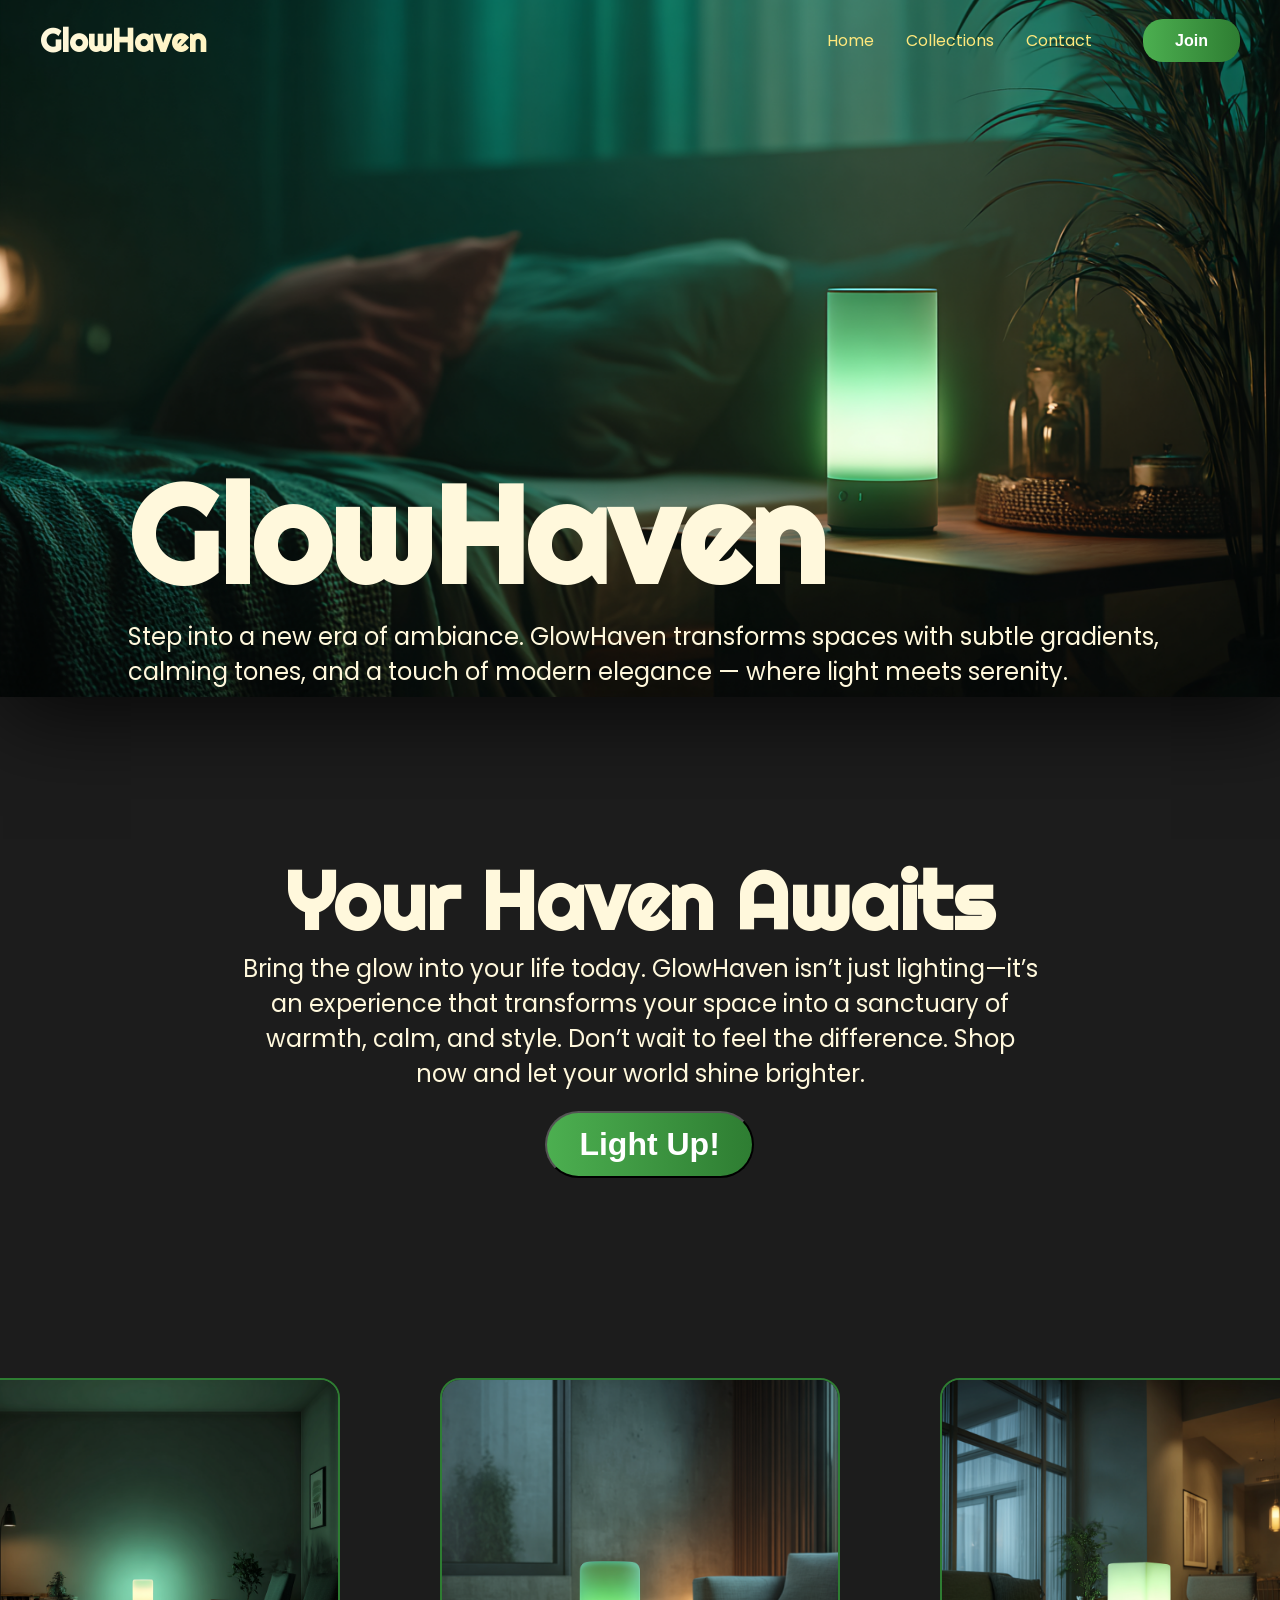
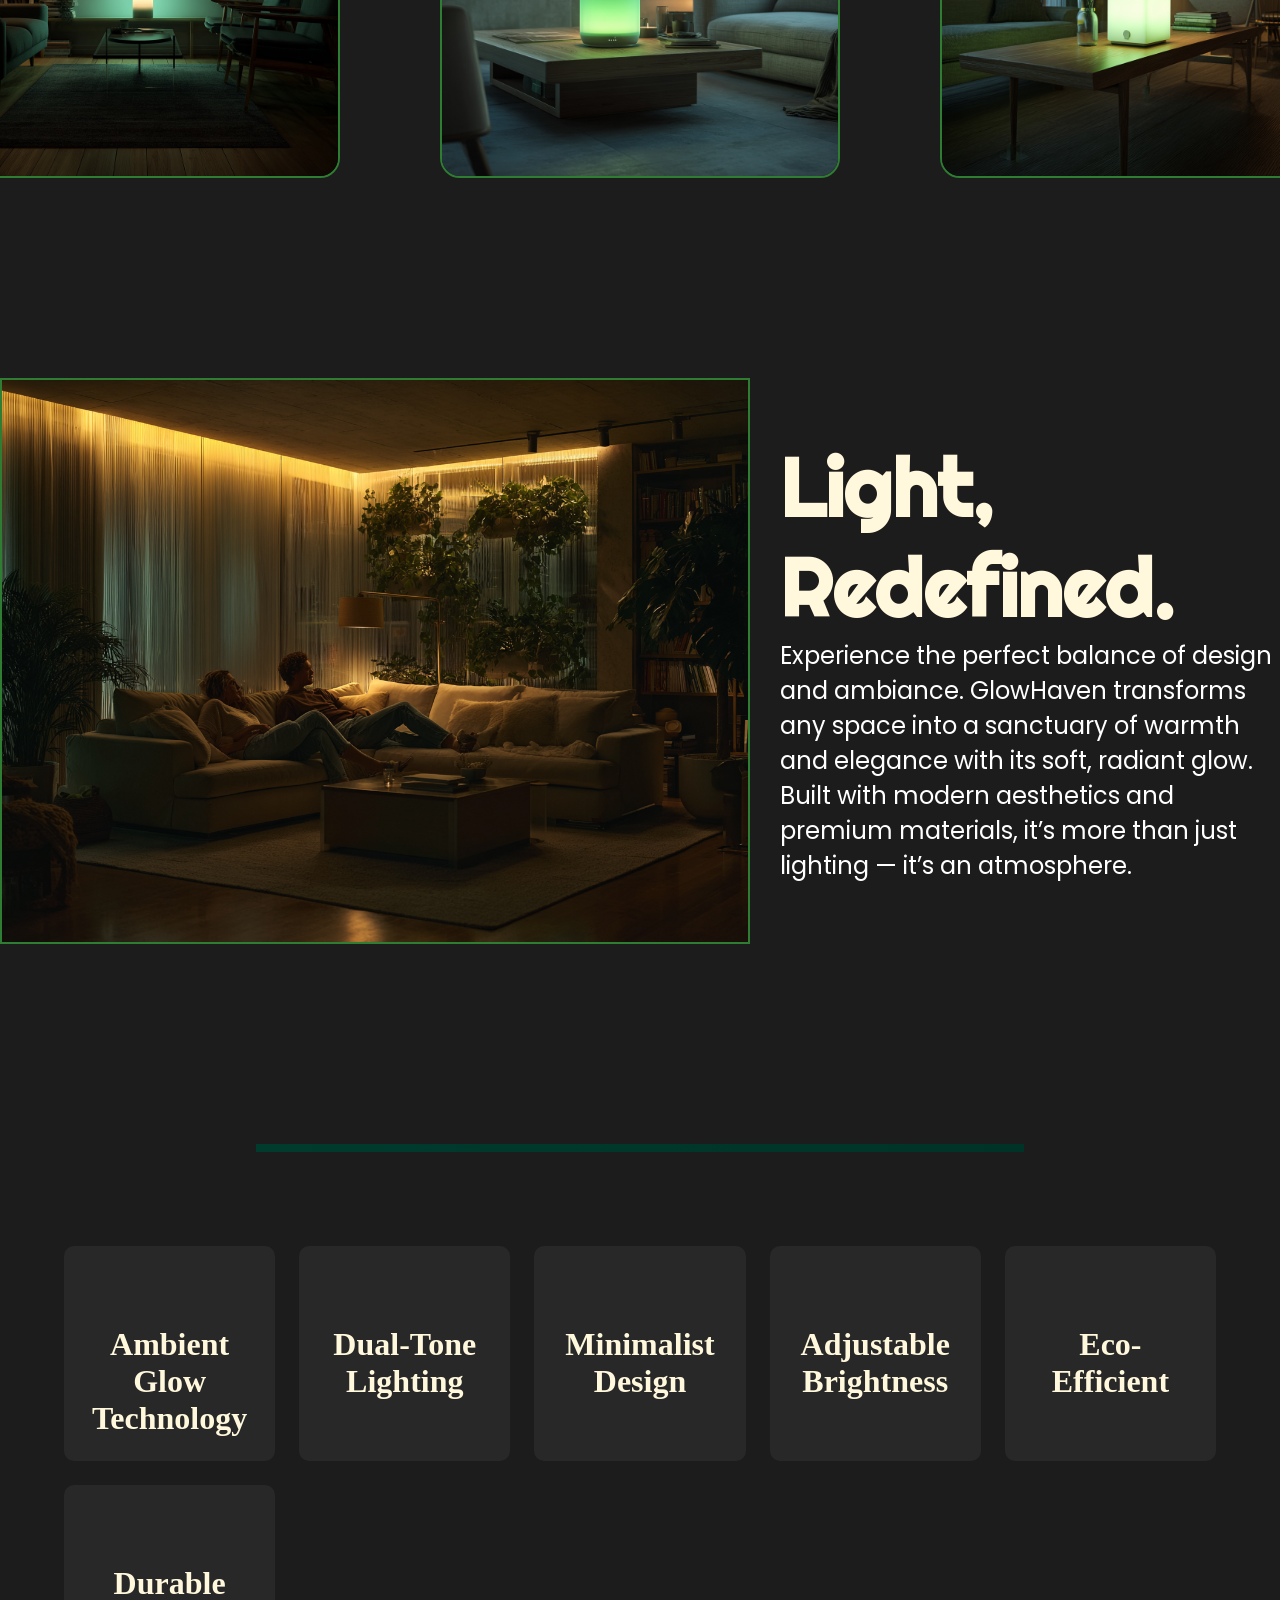
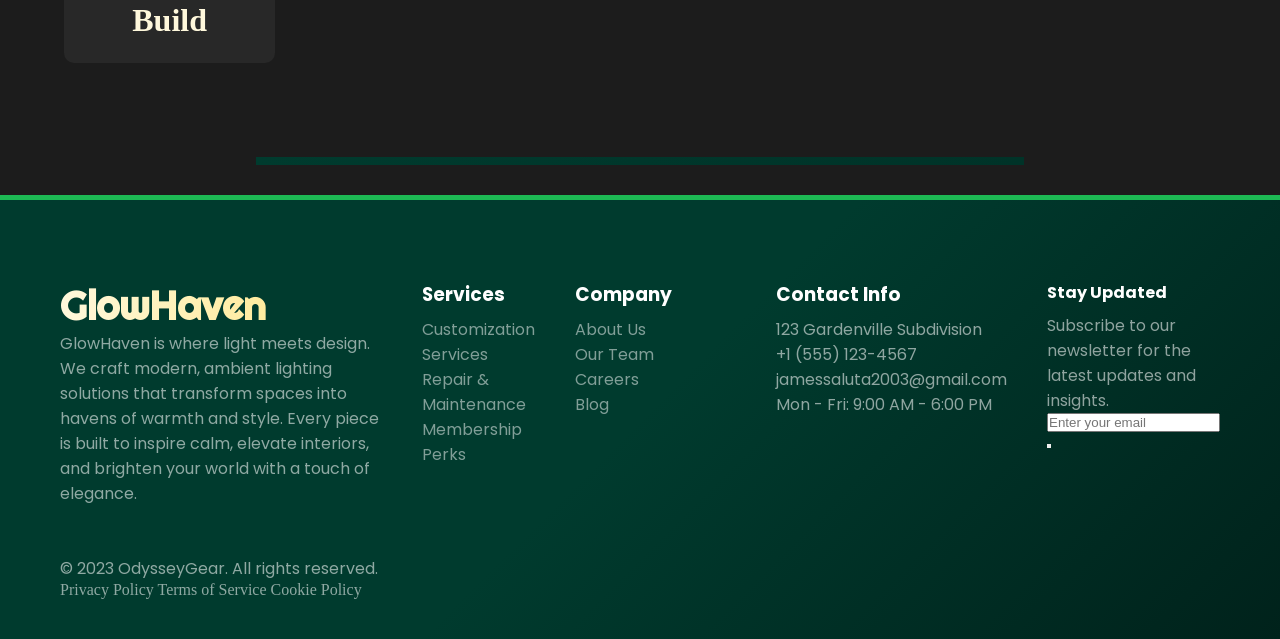
<file: index.html>
<!DOCTYPE html>
<html lang="en">
<head>
    <meta charset="UTF-8">
    <meta name="viewport" content="width=device-width, initial-scale=1.0">
    <link rel="stylesheet" href="navbar.css">
    <link rel="stylesheet" href="styles.css">
    <link rel="stylesheet" href="footer.css">
    <title>GlowHaven</title>
    <link rel="preconnect" href="https://fonts.googleapis.com">
<link rel="preconnect" href="https://fonts.gstatic.com" crossorigin>
<link href="https://fonts.googleapis.com/icon?family=Material+Icons" rel="stylesheet">

<link href="https://fonts.googleapis.com/css2?family=Poppins:ital,wght@0,100;0,200;0,300;0,400;0,500;0,600;0,700;0,800;0,900;1,100;1,200;1,300;1,400;1,500;1,600;1,700;1,800;1,900&family=Righteous&display=swap" rel="stylesheet">
</head>
<body>
    
  <nav id="navbar">
  <div class="logo">GlowHaven</div>
  <ul class="nav-links">
    <li><a href="index.html">Home</a></li>
    <li><a href="collections.html">Collections</a></li>
    <li><a href="contact.html">Contact</a></li>
    <li><a href="login.html" id="Join">Join</a></li>
  </ul>
  <div class="hamburger">
    <span></span>
    <span></span>
    <span></span>
  </div>
</nav>


  <img src="images/HeroBG.png" id="HeroBG">

  <div class="HeroFlex1">

    <h1 class="scroll-animate">GlowHaven</h1>
    <p class="scroll-animate">Step into a new era of ambiance. GlowHaven transforms spaces with subtle gradients, <br>calming tones, and a touch of modern elegance — where light meets serenity.</p>
  </div>




  <div class="HeroFlex2" >
    <h1 class="scroll-animate">Your Haven Awaits</h1>
    <p class="scroll-animate">Bring the glow into your life today. GlowHaven isn’t just lighting—it’s an experience that transforms your space into a sanctuary of warmth, calm, and style. Don’t wait to feel the difference. Shop now and let your world shine brighter.</p>
    <button id="heroBtn" class="scroll-animate">Light Up!</button>
  </div>

   <div class="ftContainer">
    <div class="featuresPic" >
                          <img src="images/pic2.png" id="pic2" class="scroll-animate">
                          <img src="images/pic3.png" id="pic3" class="scroll-animate">
                          <img src="images/pic4.png" id="pic4" class="scroll-animate">
                        </div>
                        </div> 



                        <div class="Hero3">
                              
                          <div class="Hero3Container">
                        <img src="images/pic5.png" id="pic5" class="scroll-animate">
                        <div class="Hero3v1">
                          <h1 class="scroll-animate" >Light, Redefined.</h1>
                          <p class="scroll-animate">Experience the perfect balance of design and ambiance. GlowHaven transforms any space into a sanctuary of warmth and elegance with its soft, radiant glow. Built with modern aesthetics and premium materials, it’s more than just lighting — it’s an atmosphere.</p>
                        </div>
                        </div>
                        </div>
                        
<hr>
<div  class="scroll-animate">
    <div class="Features" >
      <div class="featuresText">
        <span class="material-icons">api</span>
        <h2>Ambient Glow Technology</h2>
      </div>
      <div class="featuresText">
        <span class="material-icons">api</span>
        <h2>Dual-Tone Lighting</h2>
      </div>
      <div class="featuresText">
        <span class="material-icons">api</span>
        <h2>Minimalist Design</h2>
      </div>
      <div class="featuresText">
        <span class="material-icons">api</span>
        <h2>Adjustable Brightness</h2>
      </div>
      <div class="featuresText">
        <span class="material-icons">api</span>
        <h2>Eco-Efficient</h2>
      </div>
      <div class="featuresText">
        <span class="material-icons">api</span>
        <h2>Durable Build</h2>
      </div>
    </div>
    </div>
    <hr>


    <footer class="footer">

        </div>
        
        <div class="footer-content">
            <div class="container">
                <div class="footer-grid">
                    <div class="footer-section footer-brand">
                        <h2 class="brand-logo">GlowHaven</h2>
                        <p class="brand-description">
GlowHaven is where light meets design. We craft modern, ambient lighting solutions that transform spaces into havens of warmth and style. Every piece is built to inspire calm, elevate interiors, and brighten your world with a touch of elegance.
                        </p>
                        </div>

                       
                    <div class="footer-section">
                        <h3>Services</h3>
                        <ul class="footer-links">
                            <li><a href="#">Customization Services</a></li>
                            <li><a href="#">Repair & Maintenance</a></li>
                            <li><a href="#">Membership Perks</a></li>
                            
                        </ul>
                    </div>

                    <div class="footer-section">
                        <h3>Company</h3>
                        <ul class="footer-links">
                            <li><a href="#">About Us</a></li>
                            <li><a href="#">Our Team</a></li>
                            <li><a href="#">Careers</a></li>
                            <li><a href="#">Blog</a></li>
                        </ul>
                    </div>

                    <div class="footer-section">
                        <h3>Contact Info</h3>
                        <div class="contact-info">
                            <i class="fas fa-map-marker-alt"></i>
                            <span>123 Gardenville Subdivision</span>
                        </div>
                        <div class="contact-info">
                            <i class="fas fa-phone"></i>
                            <span>+1 (555) 123-4567</span>
                        </div>
                        <div class="contact-info">
                            <i class="fas fa-envelope"></i>
                            <span>jamessaluta2003@gmail.com</span>
                        </div>
                        <div class="contact-info">
                            <i class="fas fa-clock"></i>
                            <span>Mon - Fri: 9:00 AM - 6:00 PM</span>
                        </div>
                    </div>

                    <div class="footer-section">
                        <div class="newsletter">
                            <h4>Stay Updated</h4>
                            <p>Subscribe to our newsletter for the latest updates and insights.</p>
                            <div class="newsletter-form">
                                <input type="email" placeholder="Enter your email">
                                <button type="submit">
                                    <i class="fas fa-paper-plane"></i>
                                </button>
                            </div>
                        </div>
                    </div>
                </div>

                <div class="footer-bottom">
                    <p>&copy; 2023 OdysseyGear. All rights reserved.</p>
                    <div class="footer-legal">
                        <a href="#">Privacy Policy</a>
                        <a href="#">Terms of Service</a>
                        <a href="#">Cookie Policy</a>
                    </div>
                </div>
            </div>
        </div>
    </footer>
  
  <script src="script.js"></script>
</body>
</html>
</file>
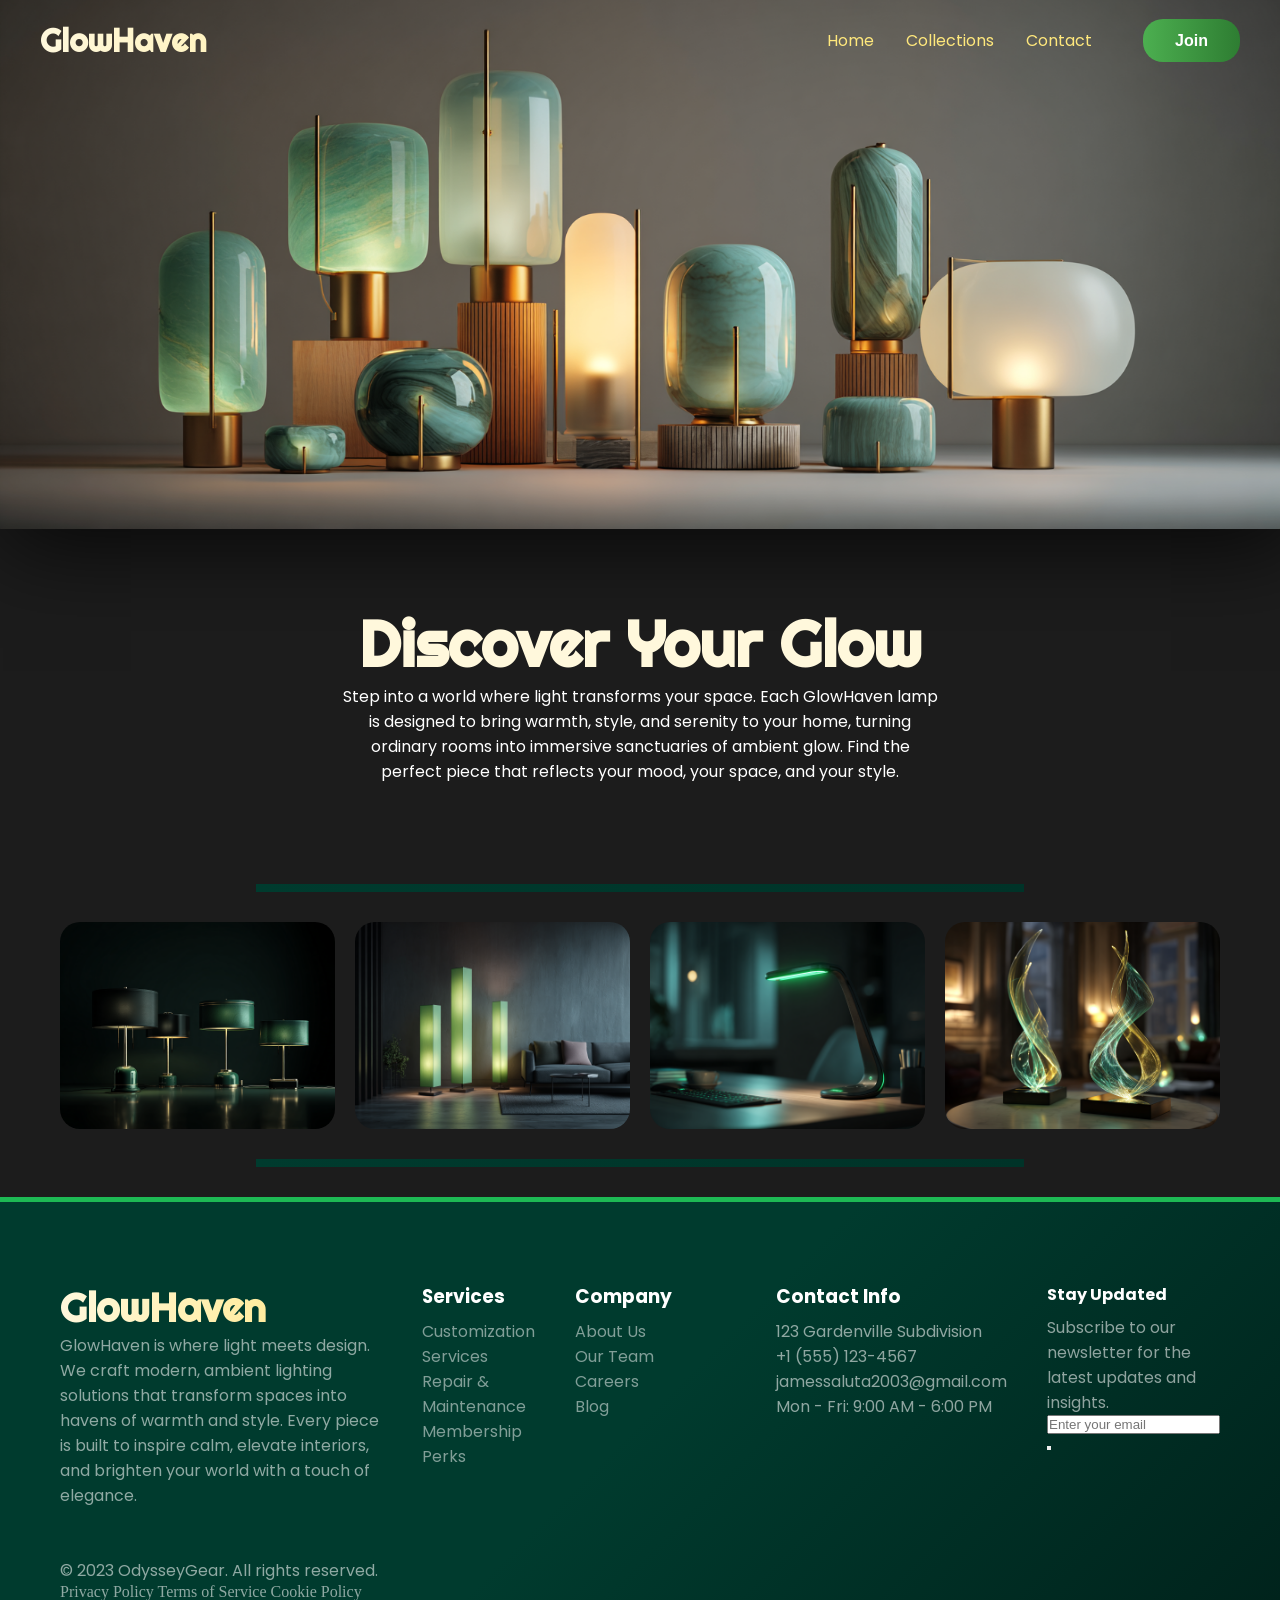
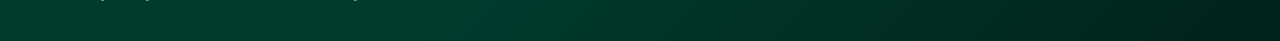
<file: collections.html>
<!DOCTYPE html>
<html lang="en">
<head>
    <meta charset="UTF-8">
    <meta name="viewport" content="width=device-width, initial-scale=1.0">
    <link rel="stylesheet" href="navbar.css">
    <link rel="stylesheet" href="styles.css">
    <link rel="stylesheet" href="footer.css">
    <link rel="stylesheet" href="collections.css">
    <title>GlowHaven</title>
    <link rel="preconnect" href="https://fonts.googleapis.com">
<link rel="preconnect" href="https://fonts.gstatic.com" crossorigin>
<link href="https://fonts.googleapis.com/icon?family=Material+Icons" rel="stylesheet">

<link href="https://fonts.googleapis.com/css2?family=Poppins:ital,wght@0,100;0,200;0,300;0,400;0,500;0,600;0,700;0,800;0,900;1,100;1,200;1,300;1,400;1,500;1,600;1,700;1,800;1,900&family=Righteous&display=swap" rel="stylesheet">
</head>
<body>
    
  <nav id="navbar">
  <div class="logo" >GlowHaven</div>
  <ul class="nav-links">
    <li><a href="index.html">Home</a></li>
    <li><a href="collections.html">Collections</a></li>
    <li><a href="contact.html">Contact</a></li>
    <li><a href="login.html" id="Join">Join</a></li>
  </ul>
  <div class="hamburger">
    <span></span>
    <span></span>
    <span></span>
  </div>
</nav>
<img src="images/pic6.png" id ="collectionsBG">
<div class="HeroCollection">
<h1 class="scroll-animate">Discover Your Glow</h1>
<p class="scroll-animate">Step into a world where light transforms your space. Each GlowHaven lamp is designed to bring warmth, style, and serenity to your home, turning ordinary rooms into immersive sanctuaries of ambient glow. Find the perfect piece that reflects your mood, your space, and your style.</p>
</div>
<hr class="scroll-animate">
<div class="CollectionsV1">
  <div class="Collectionpics">
    <div class="collectionItem">
      <img src="images/table1.png" alt="Table" class="scroll-animate">
      <div class="overlayText">
        <p>Modern Table</p>
      </div>
    </div>

    <div class="collectionItem">
      <img src="images/floor1.png" alt="Floor" class="scroll-animate">
      <div class="overlayText">
        <p>Floor Lamp</p>
      </div>
    </div>

    <div class="collectionItem">
      <img src="images/desk1.png" alt="Desk" class="scroll-animate">
      <div class="overlayText">
        <p>Office Desk</p>
      </div>
    </div>

    <div class="collectionItem">
      <img src="images/center1.png" alt="Centerpiece" class="scroll-animate">
      <div class="overlayText">
        <p>Centerpiece</p>
      </div>
    </div>
  </div>
</div>
<hr class="scroll-animate">
 <footer class="footer">

        </div>
        
        <div class="footer-content">
            <div class="container">
                <div class="footer-grid">
                    <div class="footer-section footer-brand">
                        <h2 class="brand-logo">GlowHaven</h2>
                        <p class="brand-description">
GlowHaven is where light meets design. We craft modern, ambient lighting solutions that transform spaces into havens of warmth and style. Every piece is built to inspire calm, elevate interiors, and brighten your world with a touch of elegance.
                        </p>
                        </div>

                       
                    <div class="footer-section">
                        <h3>Services</h3>
                        <ul class="footer-links">
                            <li><a href="#">Customization Services</a></li>
                            <li><a href="#">Repair & Maintenance</a></li>
                            <li><a href="#">Membership Perks</a></li>
                            
                        </ul>
                    </div>

                    <div class="footer-section">
                        <h3>Company</h3>
                        <ul class="footer-links">
                            <li><a href="#">About Us</a></li>
                            <li><a href="#">Our Team</a></li>
                            <li><a href="#">Careers</a></li>
                            <li><a href="#">Blog</a></li>
                        </ul>
                    </div>

                    <div class="footer-section">
                        <h3>Contact Info</h3>
                        <div class="contact-info">
                            <i class="fas fa-map-marker-alt"></i>
                            <span>123 Gardenville Subdivision</span>
                        </div>
                        <div class="contact-info">
                            <i class="fas fa-phone"></i>
                            <span>+1 (555) 123-4567</span>
                        </div>
                        <div class="contact-info">
                            <i class="fas fa-envelope"></i>
                            <span>jamessaluta2003@gmail.com</span>
                        </div>
                        <div class="contact-info">
                            <i class="fas fa-clock"></i>
                            <span>Mon - Fri: 9:00 AM - 6:00 PM</span>
                        </div>
                    </div>

                    <div class="footer-section">
                        <div class="newsletter">
                            <h4>Stay Updated</h4>
                            <p>Subscribe to our newsletter for the latest updates and insights.</p>
                            <div class="newsletter-form">
                                <input type="email" placeholder="Enter your email">
                                <button type="submit">
                                    <i class="fas fa-paper-plane"></i>
                                </button>
                            </div>
                        </div>
                    </div>
                </div>

                <div class="footer-bottom">
                    <p>&copy; 2023 OdysseyGear. All rights reserved.</p>
                    <div class="footer-legal">
                        <a href="#">Privacy Policy</a>
                        <a href="#">Terms of Service</a>
                        <a href="#">Cookie Policy</a>
                    </div>
                </div>
            </div>
        </div>
    </footer>
  
  <script src="script.js"></script>
</body>
</html>
</file>
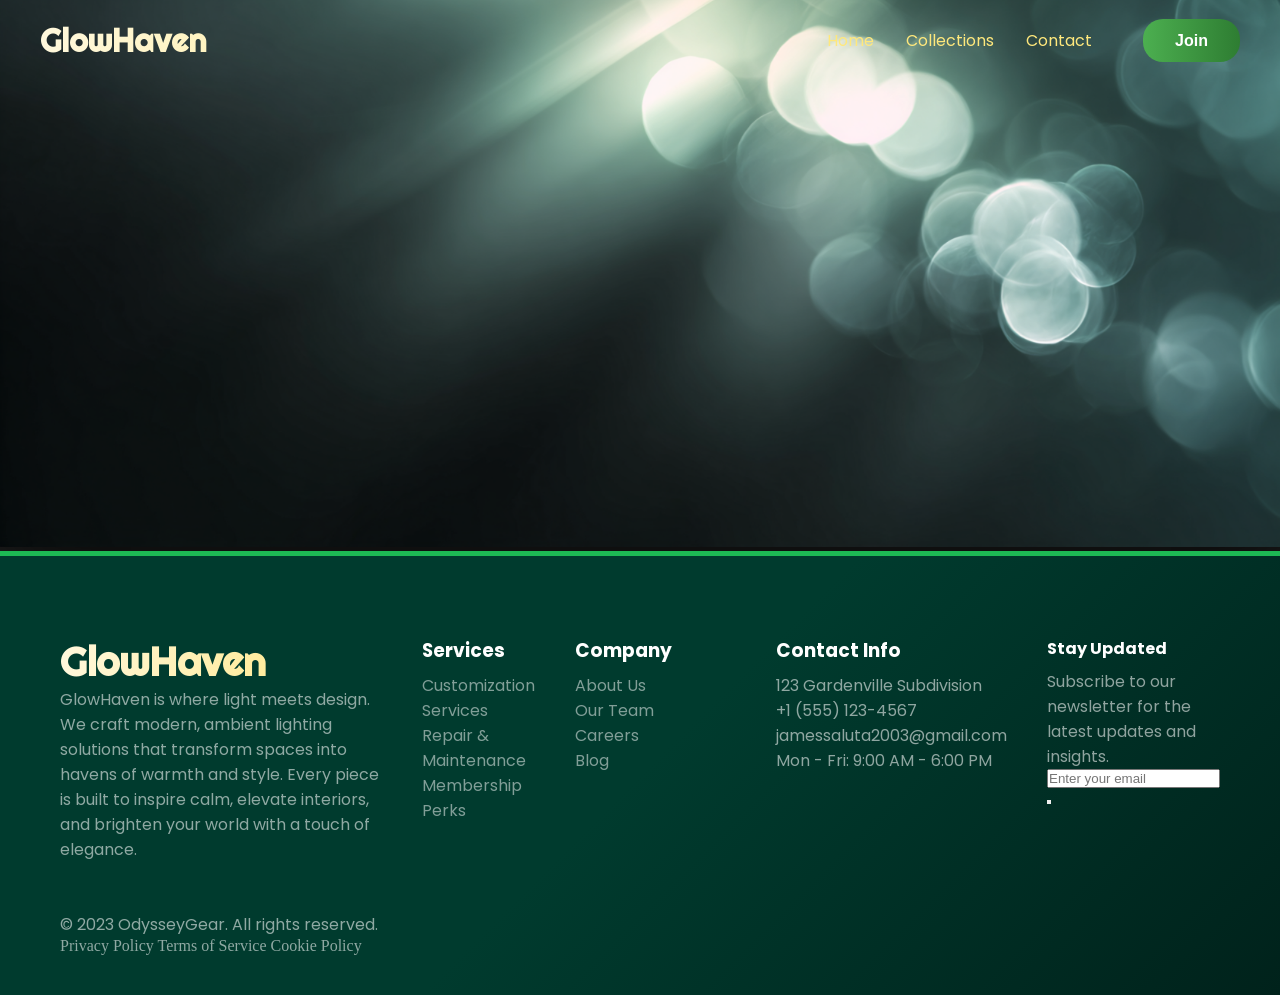
<file: contact.html>
<!DOCTYPE html>
<html lang="en">
<head>
    <meta charset="UTF-8">
    <meta name="viewport" content="width=device-width, initial-scale=1.0">
    <link rel="stylesheet" href="navbar.css">
    <link rel="stylesheet" href="styles.css">
    <link rel="stylesheet" href="footer.css">0
    <link rel="stylesheet" href="contact.css">
    <title>GlowHaven</title>
    <link rel="preconnect" href="https://fonts.googleapis.com">
<link rel="preconnect" href="https://fonts.gstatic.com" crossorigin>
<link href="https://fonts.googleapis.com/icon?family=Material+Icons" rel="stylesheet">

<link href="https://fonts.googleapis.com/css2?family=Poppins:ital,wght@0,100;0,200;0,300;0,400;0,500;0,600;0,700;0,800;0,900;1,100;1,200;1,300;1,400;1,500;1,600;1,700;1,800;1,900&family=Righteous&display=swap" rel="stylesheet">
</head>
<body>
    
  <nav id="navbar">
  <div class="logo">GlowHaven</div>
  <ul class="nav-links">
    <li><a href="index.html">Home</a></li>
    <li><a href="collections.html">Collections</a></li>
    <li><a href="contact.html">Contact</a></li>
    <li><a href="login.html" id="Join">Join</a></li>
  </ul>
  <div class="hamburger">
    <span></span>
    <span></span>
    <span></span>
  </div>
</nav>

    <img src="images/contactBG.png" id="contactBG">

 <footer class="footer">

        </div>
        
        <div class="footer-content">
            <div class="container">
                <div class="footer-grid">
                    <div class="footer-section footer-brand">
                        <h2 class="brand-logo">GlowHaven</h2>
                        <p class="brand-description">
GlowHaven is where light meets design. We craft modern, ambient lighting solutions that transform spaces into havens of warmth and style. Every piece is built to inspire calm, elevate interiors, and brighten your world with a touch of elegance.
                        </p>
                        </div>

                       
                    <div class="footer-section">
                        <h3>Services</h3>
                        <ul class="footer-links">
                            <li><a href="#">Customization Services</a></li>
                            <li><a href="#">Repair & Maintenance</a></li>
                            <li><a href="#">Membership Perks</a></li>
                            
                        </ul>
                    </div>

                    <div class="footer-section">
                        <h3>Company</h3>
                        <ul class="footer-links">
                            <li><a href="#">About Us</a></li>
                            <li><a href="#">Our Team</a></li>
                            <li><a href="#">Careers</a></li>
                            <li><a href="#">Blog</a></li>
                        </ul>
                    </div>

                    <div class="footer-section">
                        <h3>Contact Info</h3>
                        <div class="contact-info">
                            <i class="fas fa-map-marker-alt"></i>
                            <span>123 Gardenville Subdivision</span>
                        </div>
                        <div class="contact-info">
                            <i class="fas fa-phone"></i>
                            <span>+1 (555) 123-4567</span>
                        </div>
                        <div class="contact-info">
                            <i class="fas fa-envelope"></i>
                            <span>jamessaluta2003@gmail.com</span>
                        </div>
                        <div class="contact-info">
                            <i class="fas fa-clock"></i>
                            <span>Mon - Fri: 9:00 AM - 6:00 PM</span>
                        </div>
                    </div>

                    <div class="footer-section">
                        <div class="newsletter">
                            <h4>Stay Updated</h4>
                            <p>Subscribe to our newsletter for the latest updates and insights.</p>
                            <div class="newsletter-form">
                                <input type="email" placeholder="Enter your email">
                                <button type="submit">
                                    <i class="fas fa-paper-plane"></i>
                                </button>
                            </div>
                        </div>
                    </div>
                </div>

                <div class="footer-bottom">
                    <p>&copy; 2023 OdysseyGear. All rights reserved.</p>
                    <div class="footer-legal">
                        <a href="#">Privacy Policy</a>
                        <a href="#">Terms of Service</a>
                        <a href="#">Cookie Policy</a>
                    </div>
                </div>
            </div>
        </div>
    </footer>
  
  <script src="script.js"></script>
</body>
</html>
</file>
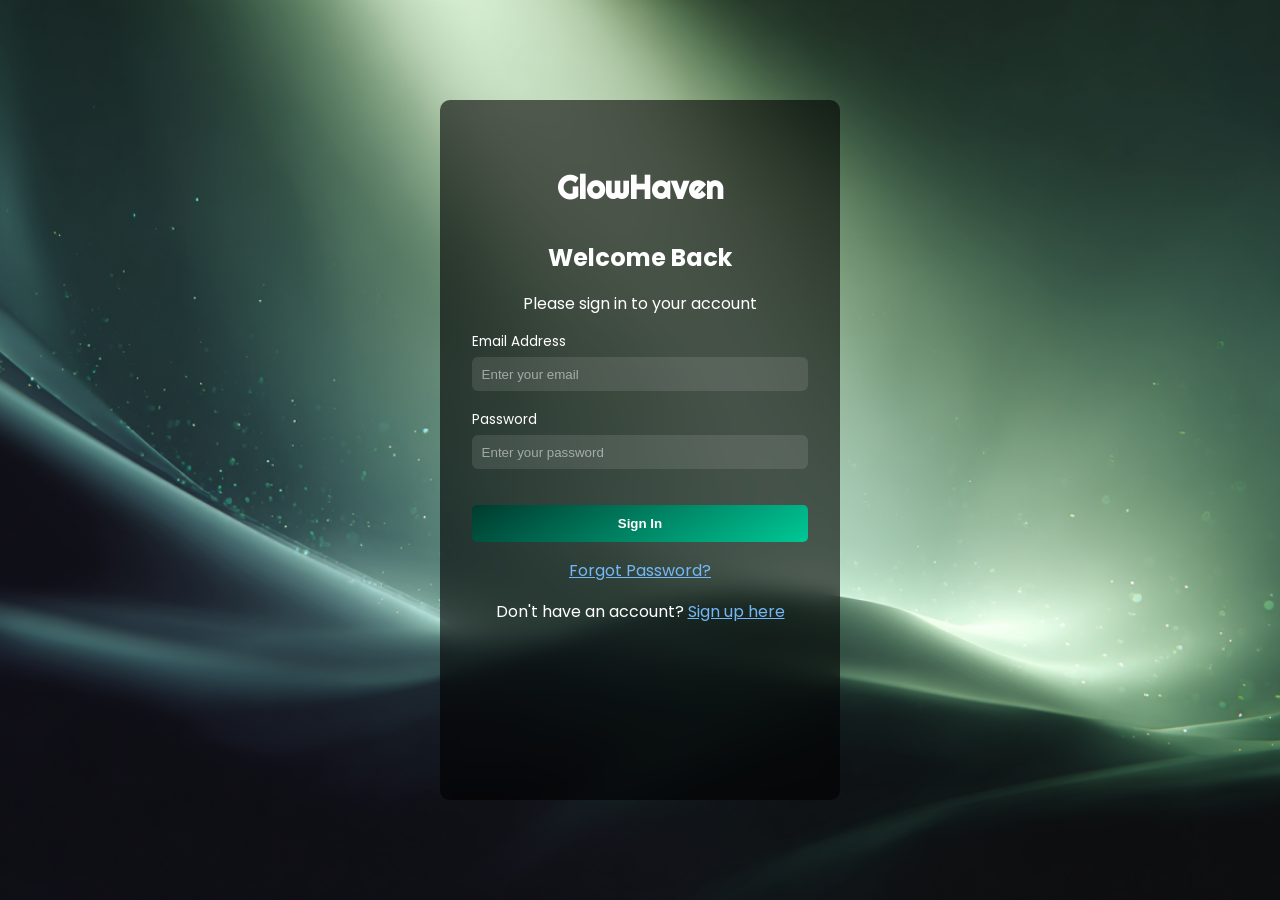
<file: login.html>
<!DOCTYPE html>
<html lang="en">
<head>
    <meta charset="UTF-8">
    <meta name="viewport" content="width=device-width, initial-scale=1.0">
    <link rel="stylesheet" href="login_register.css">   
    <link rel="preconnect" href="https://fonts.googleapis.com">
<link rel="preconnect" href="https://fonts.gstatic.com" crossorigin>
<link href="https://fonts.googleapis.com/icon?family=Material+Icons" rel="stylesheet">

<link href="https://fonts.googleapis.com/css2?family=Poppins:ital,wght@0,100;0,200;0,300;0,400;0,500;0,600;0,700;0,800;0,900;1,100;1,200;1,300;1,400;1,500;1,600;1,700;1,800;1,900&family=Righteous&display=swap" rel="stylesheet"> 
    <title>Document</title>
</head>
<body>
    <div class="LoginBody">
     <div class="login-container">
        <h1 id="LoginTitle">GlowHaven</h1>
        <div class="login-header">
            <h2>Welcome Back</h2>
            <p>Please sign in to your account</p>
        </div>

        <div class="success-message" id="successMessage">
            Login successful! Welcome back.
        </div>

        <form id="loginForm">
            <div class="form-group">
                <label for="email">Email Address</label>
                <input type="email" id="email" name="email" required placeholder="Enter your email">
            </div>

            <div class="form-group">
                <label for="password">Password</label>
                <input type="password" id="password" name="password" required placeholder="Enter your password">
            </div>

           <a href="index.html">
            <button type="submit" class="login-btn">Sign In</button>
</a>

             <div class="forgot-password">
                <a href="#" onclick="showAlert('Password reset link sent to your email!')">Forgot Password?</a>
            </div>

        </form>

        <div class="signup-link">
            <p>Don't have an account? <a href="register.html" onclick="showAlert('Redirecting to sign up page...')">Sign up here</a></p>
        </div>
    </div>
    </div>
</body>
</html>
</file>
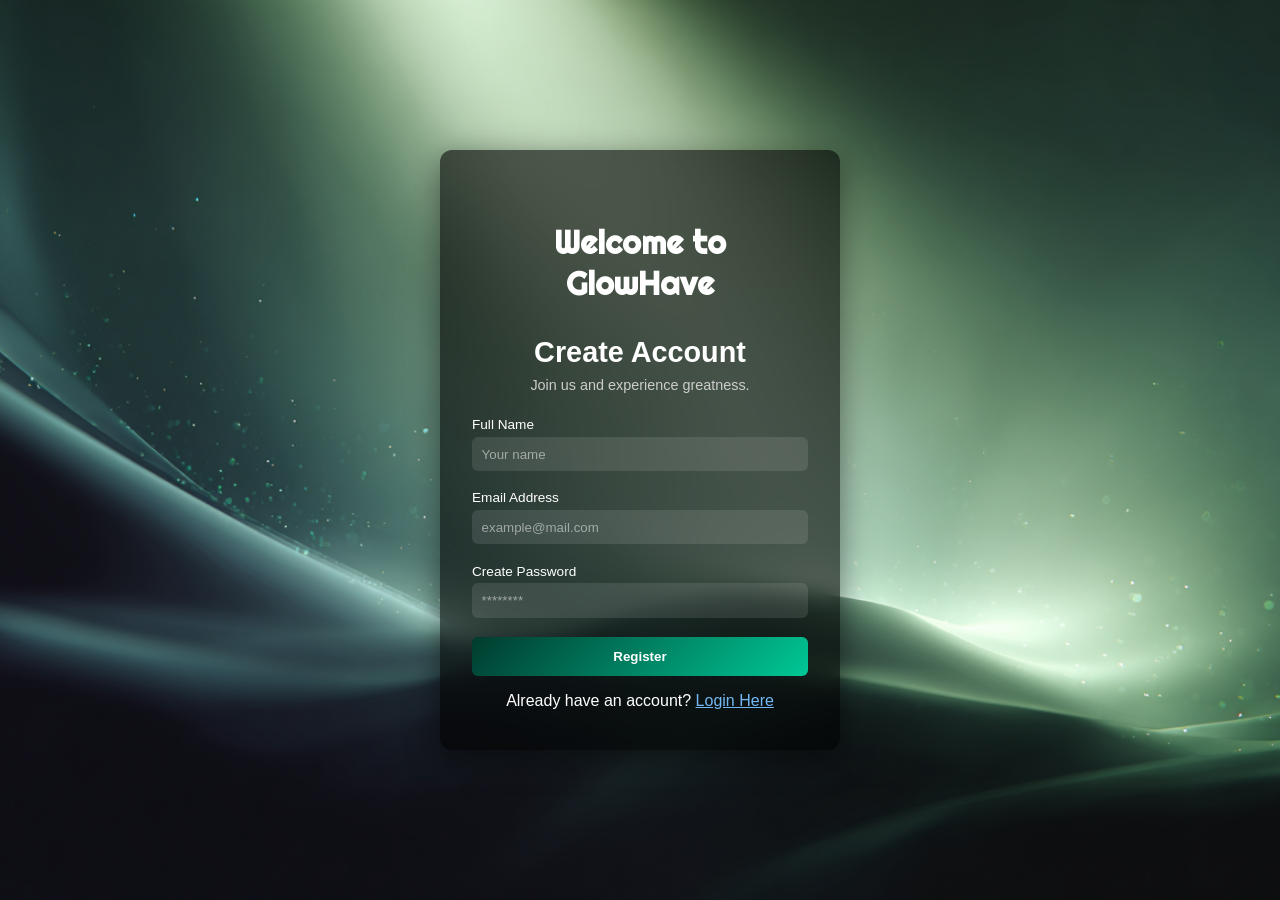
<file: register.html>
<!DOCTYPE html>
<head>
       <meta charset="UTF-8">
    <meta name="viewport" content="width=device-width, initial-scale=1.0">
    <link rel="stylesheet" href="login_register.css">   
    <link rel="preconnect" href="https://fonts.googleapis.com">
<link rel="preconnect" href="https://fonts.gstatic.com" crossorigin>
<link href="https://fonts.googleapis.com/icon?family=Material+Icons" rel="stylesheet">

<link href="https://fonts.googleapis.com/css2?family=Poppins:ital,wght@0,100;0,200;0,300;0,400;0,500;0,600;0,700;0,800;0,900;1,100;1,200;1,300;1,400;1,500;1,600;1,700;1,800;1,900&family=Righteous&display=swap" rel="stylesheet"> 
    <title>Document</title>
</head>
<body class="RegisterBody">
  <div class="register-container">
    <div class="register-header">
        <h1 id="LoginTitle">Welcome to GlowHave</h1>
      <h2>Create Account</h2>
      <p>Join us and experience greatness.</p>
    </div>
    <form>
      <div class="form-group">
        <label for="fullname">Full Name</label>
        <input type="text" id="fullname" placeholder="Your name" />
      </div>
      <div class="form-group">
        <label for="email">Email Address</label>
        <input type="email" id="email" placeholder="example@mail.com" />
      </div>
      <div class="form-group">
        <label for="password">Create Password</label>
        <input type="password" id="password" placeholder="********" />
        
      </div>
      <button type="submit" class="register-btn">Register</button>
      <div class="signup-link">
            <p>Already have an account? <a href="login.html" onclick="showAlert('Redirecting to sign up page...')">Login Here</a></p>
        </div>
    </form>
  </div>
</body>

</html>
</file>
<file: navbar.css>
nav {
  position: fixed;
  top: 0;
  width: 100%;
  background-color: transparent;
  display: flex;
  align-items: center;
  justify-content: space-between;
  padding: 20px 40px;
  transition: all 0.3s ease;
  z-index: 1000;
}

nav.scrolled {
  background-color: #2E2E2E;
  padding-top: 10px;
  padding-bottom: 10px;
  box-shadow: 0 2px 10px rgba(0, 0, 0, 0.4);

}

nav .logo {
  flex: 1;
  font-size: 2em;
  color: white;
  font-family: "Righteous", sans-serif;
}

nav .nav-links {
  flex: 1;
  display: flex;
  justify-content: flex-end;
  gap: 2rem;
  list-style: none;
  padding: 0;
  margin: 0;
  font-family: "Poppins", sans-serif;
}

nav .nav-links li a {
  color:#FFE87C ;
  text-decoration: none;
  font-size: 1em;
  transition: color 0.3s;
}

nav .nav-links li a:hover {
  color: #d4af37;
}

.content {
  margin-top: 120px;
  padding: 40px;
  color: white;
}

#Join {
  text-decoration: none;
  color: white;
  background: linear-gradient(to right, #4CAF50, #2E7D32);
  padding: 0.8rem 2rem;
  border-radius: 20px;
  font-family: "Montserrat", sans-serif;
  font-weight: 600;
  margin-left: 1.2rem;
  font-size: 1em;
  transition: background 0.3s, transform 0.2s;
}

#Join:hover {
  background: linear-gradient(to right, #66FFB2, #4CAF50);
  transform: scale(1.05);
}

.logo{
    background: linear-gradient(90deg, #FFF8DC, #FFE87C);   
  -webkit-background-clip: text;
  -webkit-text-fill-color: transparent;
  font-weight: bold;
  font-family: "Righteous",sans-serif;
}

.hamburger {
  display: none;
  flex-direction: column;
  cursor: pointer;
  gap: 5px;
}

.hamburger span {
  width: 25px;
  height: 3px;
  background: #FFE87C;
  border-radius: 2px;
  transition: all 0.3s ease;
}

@media (max-width: 768px) {
  nav .nav-links {
    position: absolute;
    top: 70px;
    right: 0;
    flex-direction: column;
    background: #2E2E2E;
    width: 200px;
    padding: 20px;
    display: none; 
  }

  nav .nav-links.active {
    display: flex; 
  }

  .hamburger {
    display: flex; 
  }
}
</file>
<file: styles.css>
* {
    padding: 0;
    margin: 0;
    box-sizing: border-box;
}

body {
    background-color: #1C1C1C;
}

#HeroBG{
    max-width: 100%;
    width: 100%;
    margin-top: -20px;
    position: relative;
    box-shadow: 10px 10px 84px 7px rgba(0,0,0,0.75);
-webkit-box-shadow: 10px 10px 84px 7px rgba(0,0,0,0.75);
-moz-box-shadow: 10px 10px 84px 7px rgba(0,0,0,0.75);
}

.HeroFlex1{
    display: flex;
    flex-direction: column;
    position: absolute;
    top: 50%;
    left: 10%;
}

.HeroFlex1 h1{
    font-family: "Righteous",sans-serif;
    color: #FFF8DC;
    font-size: 8.5rem;
}

.HeroFlex1 p{
    font-family: "Poppins",sans-serif;
    color: #FFF8DC;
    font-size: 1.5rem;
}

.HeroFlex2{
    display: flex;
    flex-direction: column;
    align-items: center;
    justify-content: center;
    max-width: 800px;
    margin: 0 auto;
    margin-top: 150px;
}

.HeroFlex2 h1{
    font-family: "Righteous",sans-serif;
    color: #FFF8DC;
    font-size: 5rem;
}

.HeroFlex2 p{
    font-family: "Poppins", sans-serif;
    text-align: center;
    font-size:1.5rem;
    color: #FFF8DC;
}

.HeroFlex2 button{
    text-decoration: none;
  color: white;
  background: linear-gradient(to right, #4CAF50, #2E7D32);
  padding: 0.8rem 2rem;
  border-radius: 100px;
  font-family: "Montserrat", sans-serif;
  font-weight: 600;
  margin-left: 1.2rem;
  font-size: 2rem;
  margin-top: 20px;
}

/*featured photos*/

.featuresPic{
    display: flex;
    flex-direction: row;
    gap: 100px;
    align-items: center;
    justify-content: center;
    margin-top: 200px;
    
}

#pic2, #pic3, #pic4{
    width: 400px;
    height: auto;
    border: #2E7D32 2px solid;
    border-radius: 20px;
}


.Hero3Container{
    display: flex;
    flex-direction: row;
    max-width: 1500px;
    align-items: center;
    justify-content: center;
    margin: 0 auto;
    gap: 30px;
    margin-top: 200px;
}

#pic5{
    width: 750px;
    border: #2E7D32 2px solid;
}

.Hero3v1{
    display: flex;
    flex-direction: column;
}

.Hero3v1 h1{
    color:#FFF8DC;
    font-family: "Righteous", sans-serif;
    font-size: 5rem;
}

.Hero3v1 p{
    font-size: 1.5rem;
    color: white;
    font-family: "Poppins",sans-serif;
}


.Hero3{
    margin-bottom: 200px;
}

/*feautes of the product*/
.Features {
  display: grid;
  grid-template-columns: repeat(auto-fit, minmax(200px, 1fr));
  gap: 1.5rem;
  padding: 4rem;
}

.featuresText {
  display: flex;
  flex-direction: column;
  align-items: center;
  background: rgba(255, 255, 255, 0.05);
  color: #FFF8DC;
  padding: 1.5rem;
  border-radius: 10px;
  text-align: center;
  transition: transform 0.3s ease, box-shadow 0.3s ease;
}

.featuresText:hover {
  transform: translateY(-5px);
  box-shadow: 0 8px 20px rgba(0,0,0,0.1);
}

.featuresText .material-icons {
  font-size: 48px;
  color: #4CAF50;
  margin-bottom: 0.5rem;
}

.featuresText h2 {
  font-size: 2rem;
}

hr {
  border: none; 
  height: 8px;
  background: linear-gradient(to right, #003B2E , #003328 );
  margin: 30px auto;
  width: 60%;
}




/*ANIMATION*/

.scroll-animate {
    opacity: 0;
    transform: translateY(40px);
    transition: opacity 0.8s ease, transform 0.8s ease;
}

/* Active state triggers animation */
.scroll-animate.active {
    opacity: 1;
    transform: translateY(0);
}
@keyframes scrolling{
    from{
        opacity: 0;
        scale:  0.8;
    }

    to{
        opacity: 1;
        scale:1;
    }
}

/*RESPONSIVENESSSSSSSSSSSSSSSS*/
@media (max-width: 576px){


  .HeroFlex1 {
    display: none;
  }


  .HeroFlex2 {
    margin-top: 80px;
    padding: 0 15px;
    text-align: center;
  }

  .HeroFlex2 h1 {
    font-size: 2.5rem;
    margin-top: 0;
  }

  .HeroFlex2 p {
    font-size: 1rem;
  }

  .HeroFlex2 button {
    font-size: 1.2rem;
    padding: 0.6rem 1.5rem;
    margin-left: 0;
  }

  
  .featuresPic {
    flex-direction: column;
    gap: 20px;
    margin-top: 80px;
  }

  #pic2, #pic3, #pic4 {
    width: 90%;
    max-width: 300px;
  }


  .Hero3Container {
    flex-direction: column;
    gap: 20px;
    margin-top: 80px;
    padding: 0 15px;
  }

  #pic5 {
    width: 100%;
    max-width: 350px;
  }

  .Hero3v1 h1 {
    font-size: 2.2rem;
    text-align: center;
  }

  .Hero3v1 p {
    font-size: 1rem;
    text-align: center;
  }

  .Hero3 {
    margin-bottom: 100px;
  }

  .Features{
   flex-direction: column;
    gap: 1rem;
  }
  
}
</file>
<file: footer.css>
footer {
    width: 100%;
    display: grid;
    position: relative;
    background: linear-gradient(135deg, #003B2E 0%, #003B2E 50%, #00221b 100%);
    border-top: #1DB954 5px solid;
}


.footer-content {
            position: relative;
            z-index: 2;
            padding: 80px 0 40px;
        }

.container {
            max-width: 1200px;
            margin: 0 auto;
            padding: 0 20px;
        }

        .footer-grid {
            display: grid;
            grid-template-columns: 4fr 1fr 2fr 2fr 1.5fr;
            gap: 40px;
            margin-bottom: 50px;
        }

.footer h3, h4{
    color: white;
    padding-bottom: 0.5rem;
    font-family: "Poppins",sans-serif;
}

.brand-logo{
     background: linear-gradient(to right, #FFF8DC, #ffe57c); /* blue gradient */
  -webkit-background-clip: text;
  -webkit-text-fill-color: transparent;
  background-clip: text;
  color: transparent;
    font-size: 2.5rem;
    font-family: "Righteous",sans-serif;
}

.footer-links{
    color:white;
    text-decoration: none;
    opacity: 90%;
    font-family: "Poppins",sans-serif;
}

.footer p {
    color:rgba(255, 255, 255, 0.562);
    font-family: "Poppins",sans-serif;
}

.footer a {
    text-decoration: none;
    color:rgba(255, 255, 255, 0.562);
    list-style: none;
    padding: 0;
    margin: 0;
}

.footer ul li {
    list-style: none
    ;
}

.contact-info{
    color:rgba(255, 255, 255, 0.562);
    font-family: "Poppins",sans-serif;
}

@media (max-width: 600px) {
  .footer-grid {
    grid-template-columns: 1fr; /* stack everything in one column */
    gap: 20px; /* smaller gap */
    text-align: center; /* center text for mobile */
  }

  .footer-content {
    padding: 40px 20px 20px; /* reduce padding */
  }

  .brand-logo {
    font-size: 2rem; /* scale down logo */
  }

  .footer h3, 
  .footer h4 {
    font-size: 1.1rem; /* smaller headings */
  }

  .footer p, 
  .footer a {
    font-size: 0.9rem; /* smaller text */
  }
}
</file>
<file: collections.css>
* {
    padding: 0;
    margin: 0;
    box-sizing: border-box;
}

#collectionsBG{
    max-width: 100%;
    width: 100%;
    margin-top: -20px;
    position: relative;
    box-shadow: 10px 10px 84px 7px rgba(0,0,0,0.75);
-webkit-box-shadow: 10px 10px 84px 7px rgba(0,0,0,0.75);
-moz-box-shadow: 10px 10px 84px 7px rgba(0,0,0,0.75);
}

.HeroCollection{
    display: flex;
    flex-direction: column;
    justify-content: center;
    align-items: center;
    max-width: 600px;
    margin: 0 auto;
    text-align: center;
    padding-top: 70px;
    padding-bottom: 70px;
}

.HeroCollection h1{
    font-family: "Righteous",sans-serif;
    color: #FFF8DC;
    font-size: 4rem;

}

.HeroCollection p {
    font-family: "Poppins",sans-serif;
    color: white;
}

/*feautresd photos of colleciton*/
.Collectionpics {
    display: grid;
    grid-template-columns: repeat(4, 1fr);
    gap: 20px;
    max-width: 1200px;
    margin: 0 auto;
    padding: 0 20px;
}

.collectionItem {
    position: relative;
    overflow: hidden;
    border-radius: 20px;
}

.collectionItem img {
    width: 100%;
    display: block;
    transition: transform 0.3s ease;
}

.collectionItem:hover img {
    transform: scale(1.05);
}

.overlayText {
    position: absolute;
    top: 0;
    left: 0;
    width: 100%;
    height: 100%;
    background: rgba(0,0,0,0.6); 
    color: #FFF8DC;
    display: flex;
    justify-content: center;
    align-items: center;
    text-align: center;
    opacity: 0;            
    transition: opacity 0.4s ease;
    padding: 20px;
}

.collectionItem:hover .overlayText {
    opacity: 1; 
}

.overlayText p {
    font-family: "Righteous", sans-serif;
    font-size: 1.5rem;
}

@media (max-width: 576px){
        .Collectionpics {
        grid-template-columns: 1fr; 
        gap: 15px;
    }

    .overlayText p {
        font-size: 1.1rem;
        padding: 15px;
    }

}
</file>
<file: contact.css>
* {
    padding: 0;
    margin: 0;
    box-sizing: border-box;
}

#contactBG{
    height: auto;
    width: 100%;
    margin-top: -20px;
    position: relative;
    box-shadow: 10px 10px 84px 7px rgba(0,0,0,0.75);
-webkit-box-shadow: 10px 10px 84px 7px rgba(0,0,0,0.75);
-moz-box-shadow: 10px 10px 84px 7px rgba(0,0,0,0.75);
}
</file>
<file: login_register.css>
* {
    padding: 0;
    margin: 0;
    box-sizing: border-box;
    
}


.LoginBody {
      position: relative;
      z-index: 1;
      display: flex;
      justify-content: center;
      align-items: center;
      min-height: 100vh;
      padding: 2rem;
      color: white;
      font-family: "Poppins",sans-serif;
      background-image: url(images/login_regBG.png);
    background-size: cover;
  background-position: center;
      
   
    }

    .login-container {
      background-color: rgba(0, 0, 0, 0.6);
      padding: 2.2rem 2rem 11rem 2rem;
      border-radius: 10px;
      width: 100%;
      max-width: 400px;
      backdrop-filter: blur(10px);
      transition: transform 0.3s ease;
      
    }
    .login-container:hover{
      transform: scale(1.05);
      border: #032a6e 2px solid;
      filter: drop-shadow(0px 58px 25px #000000);
    }

    .login-header h2,
    .login-header p {
      text-align: center;
      margin-bottom: 1rem;
    }

    .form-group {
      margin-bottom: 1rem;
      align-content: center;
    }

    label {
      display: block;
      margin-bottom: 0.3rem;
    }

    input {
      width: 100%;
      padding: 0.5rem;
      border-radius: 5px;
      border: none;
    }

    .login-btn {
      width: 100%;
      margin-top: 1rem;
      padding: 0.7rem;
       background: #ffeba8;
background: linear-gradient(149deg, #003B2E 0%,  #00C896 100%);
      border: none;
      border-radius: 5px;
      color: white;
      cursor: pointer;
      font-weight: bold;
      align-items: center;
    }

    .forgot-password,
    .signup-link {
      text-align: center;
      margin-top: 1rem;

    }

    .forgot-password a{
color: #73b8f5;
    }

    .signup-link a{
      color: #73b8f5;
    }

    .success-message {
      background-color: green;
      padding: 0.5rem;
      margin-bottom: 1rem;
      text-align: center;
      display: none;
    }

    #LoginTitle{
      font-family: "Righteous", sans-serif;
      text-align: center;
      padding: 2rem;
    }

      .RegisterBody {
  display: flex;
  justify-content: center;
  align-items: center;
  min-height: 100vh;
  padding: 2rem;
   background-image: url(images/login_regBG.png);
    background-size: cover;
  background-position: center;
  color: white;
  font-family: 'Montserrat', sans-serif;
}

.register-container {
  background: rgba(0, 0, 0, 0.6);
  backdrop-filter: blur(10px);
  border-radius: 12px;
  padding: 2.5rem 2rem;
  max-width: 400px;
  width: 100%;
  box-shadow: 0 8px 32px rgba(0, 0, 0, 0.5);
  transition: transform 0.3s ease, border 0.3s ease, box-shadow 0.3s ease;
}

.register-container:hover {
  transform: scale(1.05);
  border: 2px solid #032a6e;
  box-shadow: 0px 58px 25px #000000;
}

.register-header h2 {
  text-align: center;
  font-size: 1.8rem;
  margin-bottom: 0.5rem;
}

.register-header p {
  text-align: center;
  font-size: 0.9rem;
  margin-bottom: 1.5rem;
  color: #ccc;
}

.form-group {
  margin-bottom: 1.2rem;
}

label {
  display: block;
  margin-bottom: 0.3rem;
  font-size: 0.85rem;
}

input {
  width: 100%;
  padding: 0.6rem;
  border-radius: 6px;
  border: none;
  background-color: rgba(255, 255, 255, 0.1);
  color: white;
  outline: none;
}

input::placeholder {
  color: rgba(255, 255, 255, 0.5);
}

.register-btn {
  width: 100%;
  padding: 0.75rem;
  background: linear-gradient(135deg, #003B2E , #00C896 );
  border: none;
  border-radius: 6px;
  color: white;
  font-weight: bold;
  cursor: pointer;
  transition: background 0.3s ease;
  
}

.register-btn:hover {
  background: linear-gradient(135deg, #1DB954, #A7FF83);
}
</file>
